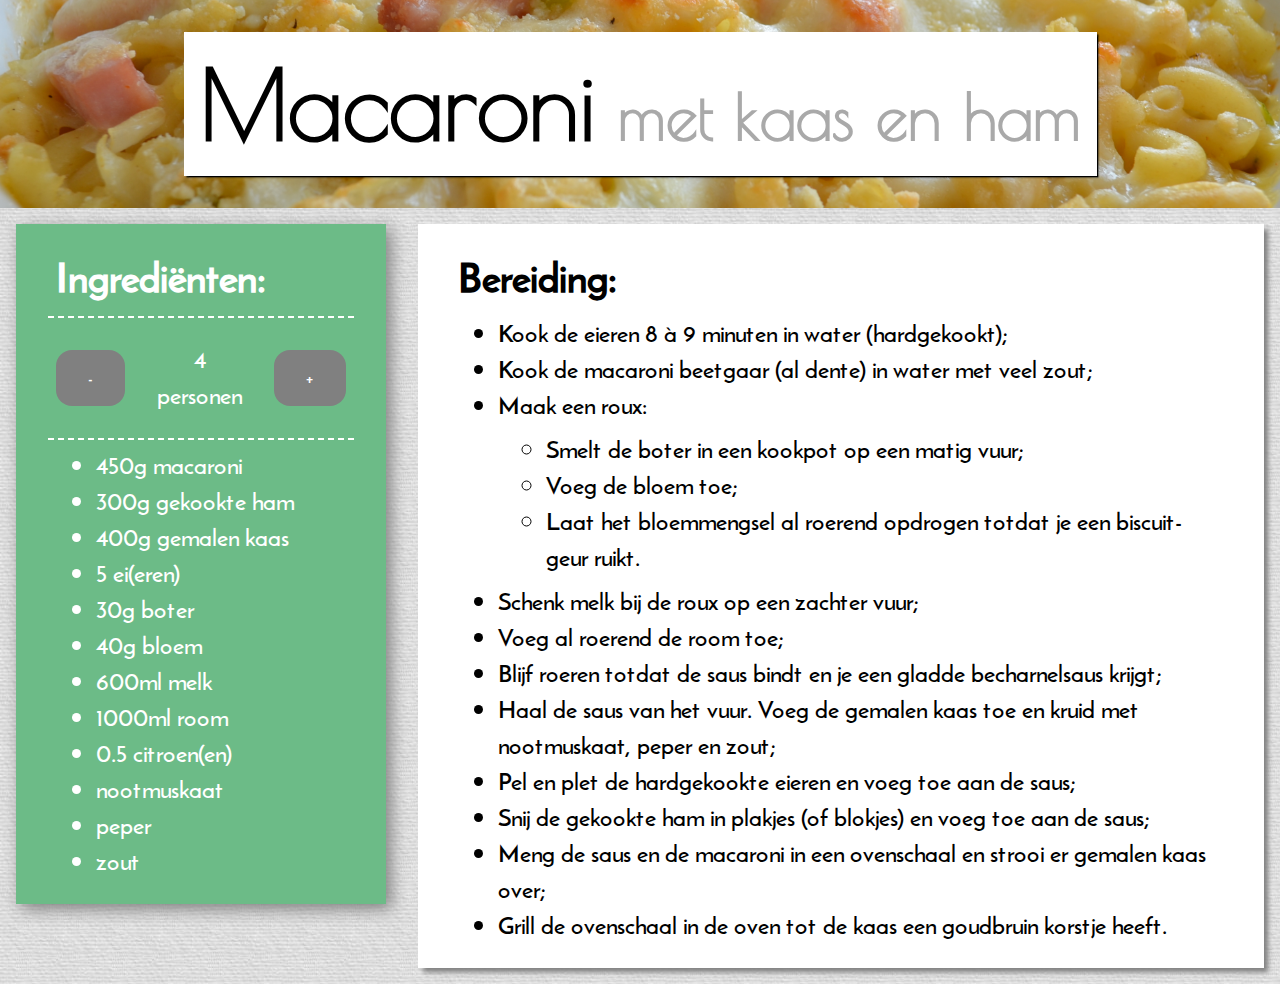
<file: macaroni/index.html>
<html>
    <head>
        <title>Macaroni met kaas en ham</title>
        <meta name="viewport" content="width=device-width, initial-scale=1">
        <link rel="stylesheet" href="../recipe.css" type="text/css">
        <script src="../ingredients.js" defer></script>
    </head>
    <body>
        <section id = "recipe-banner" style = "background-image: url('picture.jpg');">
            <header id = "recipe-header">
                <h1 id = "recipe-title">Macaroni</h1><h2 id = "recipe-subtitle"> met kaas en ham</h2>
            </header>
        </section>
        <article id = "recipe">
            <section id = "ingredients">
                <header>
                    <h3>Ingredi&euml;nten:</h3>
                </header>
                <div id = "people-control">
                    <button class = "people-button" onclick =" Ingredients.decrease();">-</button>
                    <div id = "people">4 personen</div>
                    <button class = "people-button" onclick =" Ingredients.increase();">+</button>
                </div>
                <ul class="ingredients-list">
                    <li><span class="ingredient" people="2" type="weight" amount="225">450g</span> macaroni</li>
                    <li><span class="ingredient" people="2" type="weight" amount="150">300g</span> gekookte ham</li>
                    <li><span class="ingredient" people="2" type="weight" amount="200">400g</span> gemalen kaas</li>
                    <li><span class="ingredient" people="2" type="amount" amount="2.5">5</span> ei(eren)</li>
                    <li><span class="ingredient" people="2" type="weight" amount="15">30g</span> boter</li>
                    <li><span class="ingredient" people="2" type="weight" amount="20">40g</span> bloem</li>
                    <li><span class="ingredient" people="2" type="volume" amount="300">600ml</span> melk</li>
                    <li><span class="ingredient" people="2" type="volume" amount="500">1000ml</span> room</li>
                    <li><span class="ingredient" people="2" type="amount" amount="0.25">0.5</span> citroen(en)</li>
                    <li>nootmuskaat</li>
                    <li>peper</li>
                    <li>zout</li>
                </ul>
            </section>
            <section id = "preperation">
                <header>
                    <h3>Bereiding:</h3>
                </header>
                <ul>
                    <li>Kook de eieren 8 &agrave; 9 minuten in water (hardgekookt);</li>
                    <li>Kook de macaroni beetgaar (al dente) in water met veel zout;</li>
                    <li>
                        Maak een roux:
                        <ul>
                            <li>Smelt de boter in een kookpot op een matig vuur;</li>
                            <li>Voeg de bloem toe;</li>
                            <li>Laat het bloemmengsel al roerend opdrogen totdat je een biscuit-geur ruikt.</li>
                        </ul>
                    </li>
                    <li>Schenk melk bij de roux op een zachter vuur;</li>
                    <li>Voeg al roerend de room toe;</li>
                    <li>Blijf roeren totdat de saus bindt en je een gladde becharnelsaus krijgt;</li>
                    <li>Haal de saus van het vuur. Voeg de gemalen kaas toe en kruid met nootmuskaat, peper en zout;</li>
                    <li>Pel en plet de hardgekookte eieren en voeg toe aan de saus;</li>
                    <li>Snij de gekookte ham in plakjes (of blokjes) en voeg toe aan de saus;</li>
                    <li>Meng de saus en de macaroni in een ovenschaal en strooi er gemalen kaas over;</li>
                    <li>Grill de ovenschaal in de oven tot de kaas een goudbruin korstje heeft.</li>
                </ul>
            </section>
        </article>
    </body>
</html>
</file>
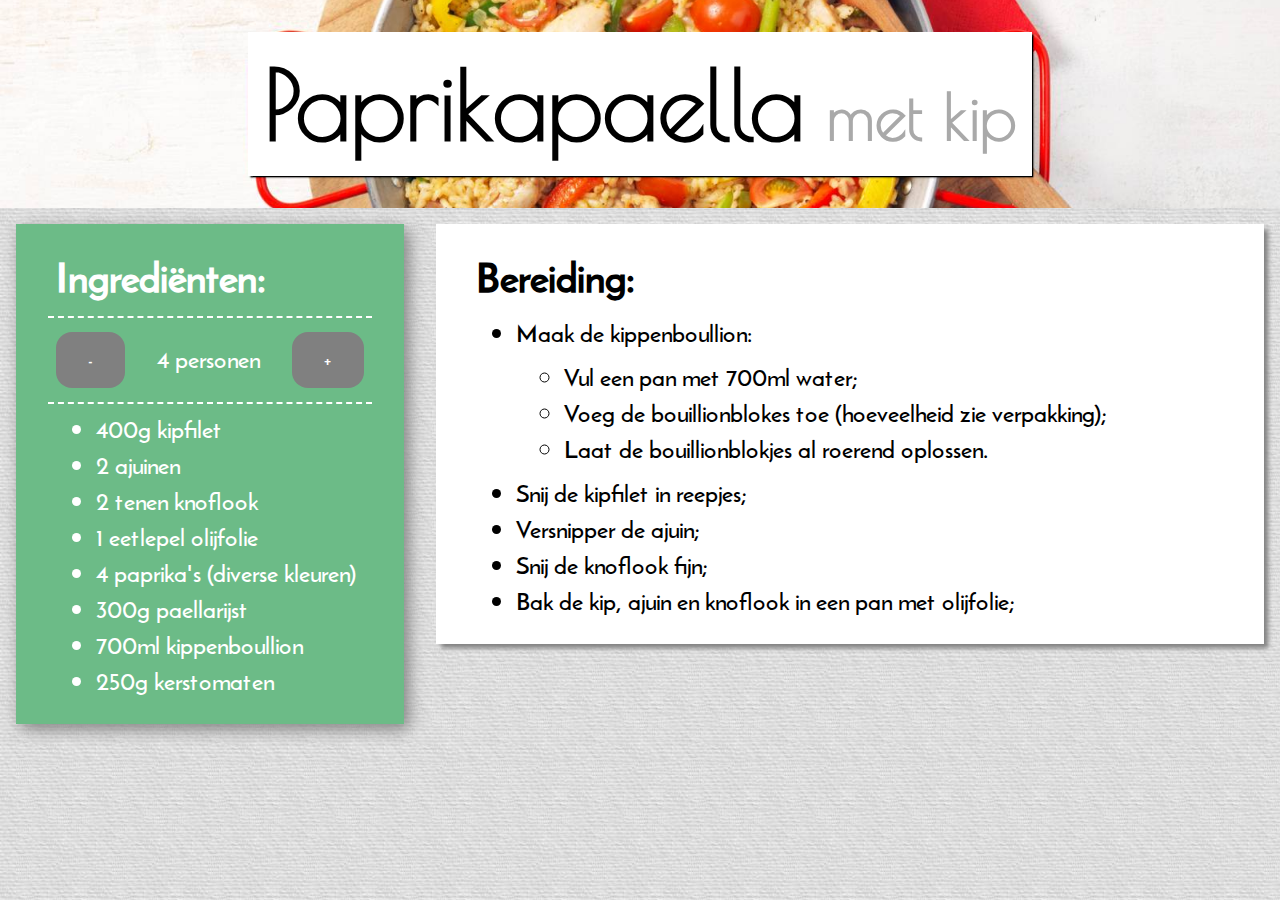
<file: paprikapaella/index.html>
<html>
    <head>
        <title>Paprikapaella met kip</title>
        <meta name="viewport" content="width=device-width, initial-scale=1">
        <link rel="stylesheet" href="../recipe.css" type="text/css">
        <script src="../ingredients.js" defer></script>
    </head>
    <body>
        <section id = "recipe-banner" style = "background-image: url('picture.jpg');">
            <header id = "recipe-header">
                <h1 id = "recipe-title">Paprikapaella</h1><h2 id = "recipe-subtitle"> met kip</h2>
            </header>
        </section>
        <article id = "recipe">
            <section id = "ingredients">
                <header>
                    <h3>Ingredi&euml;nten:</h3>
                </header>
                <div id = "people-control">
                    <button class = "people-button" onclick =" Ingredients.decrease();">-</button>
                    <div id = "people">4 personen</div>
                    <button class = "people-button" onclick =" Ingredients.increase();">+</button>
                </div>
                <ul class = "ingredients-list">
                    <li><span class= "ingredient" type = "weight" amount = "400">400g</span> kipfilet</li>
                    <li><span class= "ingredient" type = "amount" amount = "2">2</span> ajuinen</li>
                    <li><span class= "ingredient" type = "amount" amount = "2">2</span> tenen knoflook</li>
                    <li><span class= "ingredient" type = "amount" amount = "1">1</span> eetlepel olijfolie</li>
                    <li><span class= "ingredient" type = "amount" amount = "4">4</span> paprika's (diverse kleuren)</li>
                    <li><span class= "ingredient" type = "weight" amount = "300">300g</span> paellarijst</li>
                    <li><span class= "ingredient" type = "volume" amount = "700">700ml</span> kippenboullion</li>
                    <li><span class= "ingredient" type = "weight" amount = "250">250</span> kerstomaten</li>
                </ul>
            </section>
            <section id = "preperation">
                <header>
                    <h3>Bereiding:</h3>
                </header>
                <ul>
                    <li>Maak de kippenboullion:
                        <ul>
                            <li>Vul een pan met <span class= "ingredient" type = "volume" amount = "700">700ml</span> water;</li>
                            <li>Voeg de bouillionblokes toe (hoeveelheid zie verpakking);</li>
                            <li>Laat de bouillionblokjes al roerend oplossen.</li>
                        </ul>
                    </li>
                    <li>Snij de kipfilet in reepjes;</li>
                    <li>Versnipper de ajuin;</li>
                    <li>Snij de knoflook fijn;</li>
                    <li>Bak de kip, ajuin en knoflook in een pan met olijfolie;</li>
                </ul>
            </section>
        </article>
    </body>
</html>
</file>
<file: recipe.css>
/*****************************************************************************
 * FONT FACE declarations
 *****************************************************************************/

@font-face {
    font-family: handwritten;
    src: url("fonts/PoiretOne-Regular.ttf") format('truetype');
    font-weight: normal;
    font-style: normal;
}

@font-face {
    font-family: recipe;
    src: url("fonts/ReemKufi-Regular.ttf") format('truetype');
    font-weight: normal;
    font-style: normal;
}

html {
    font-size: 100%;
}

body {
    margin: 0;
    padding: 0;
    
    font-family: recipe;
    font-size: 1.5rem;
    
    display: flex;
    flex-direction: column;
    
    background-image: url("images/wood.jpg");
    background-repeat: repeat;
}

/*****************************************************************************
 * HEADER sizes
 *****************************************************************************/

h1 {
    margin: 1rem 1rem;
    font-size: 6rem;
}

h2 {
    margin: 1rem 1rem;
    font-size: 4rem;
}

h3 {
    margin: 0.5rem 0.5rem;
    font-size: 2.5rem;
    font-weight: bold;
}

@media screen and (max-width: 1024px) {
    h1 {
        font-size: 4.5rem;
    }
    
    h3 {
        font-size: 2rem;
    }
}

@media screen and (max-width: 768px) {
    h1 {
        font-size: 4rem;
    }
    
    h2 {
        font-size: 3rem;
    }
}

@media screen and (max-width: 512px) {
    h1 {
        font-size: 3rem;
    }
    
    h2 {
        font-size: 2rem;
    }
}

@media screen and (max-width: 384px) {
    h1 {
        font-size: 2.5rem;
    }
}

@media screen and (max-width: 256px) {
    h1 {
        font-size: 2rem;
    }
}

ul {
    margin: 0.5rem 0.5rem;
}

/*****************************************************************************
 *
 *****************************************************************************/

#recipe-banner {
    background-size: cover;
    background-position: center;
        
    display: flex;
    justify-content: center;
    align-content: center;
    align-items: center;
    
    flex-grow: 1;
}

@media screen and (max-width: 768px) {
    #recipe-banner {
        min-height: 20rem;
    }
}

#recipe-header {
    color: black;
    font-family: handwritten;
    background-color: white;
    padding: 1rem;
    margin: 2rem;
    box-shadow: 0.1rem 0.1rem 0.1rem black;
}

#recipe-title {
    margin: 0;
    display: inline;
}

#recipe-subtitle {
    display: inline;
    margin: 0;
    color: darkgray;
}
/*****************************************************************************
 *
 *****************************************************************************/

#people-control {
    display: flex;
    flex-direction: row;
    
    align-content: center;
    align-items: center;
    justify-content: center;
    
    padding: 0.5rem;
    border-top: 2px dashed white;
    border-bottom: 2px dashed white;
}

#people {    
    flex-grow: 1;
    text-align: center;
    padding: 1rem 2rem;
}

.people-button {    
    background-color: rgb(128,128,128);
    border-radius: 1rem;
    border: none;
    
    color: white;
    font-family: recipe;
    font-size: 1rem;
    text-align: center;
    
    padding: 1rem 2rem;
    
    cursor: pointer;
}

@media screen and (max-width: 300px) {
    #people-control {
        flex-direction: column;
    }
    
    .people-button {
        flex-grow: 1;
    }
}

/*****************************************************************************
 * RECIPE
 *****************************************************************************/

#recipe {    
    display: flex;
    flex-direction: row;
    justify-content: center;
    align-items: flex-start;
}

@media screen and (max-width: 1024px) {
    #recipe {    
        flex-direction: column;
        align-items: stretch;
    }
}

/*****************************************************************************
 * INGREDIENTS
 *****************************************************************************/

#ingredients {
    color: white;
    
    background-color: #6CBB87;
    
    margin: 1rem;
    padding: 1rem 2rem;
    
    box-shadow: 0.3rem 0.3rem 1rem gray;
}

.ingredients-list {
    list-style-position: outside;
}

@media screen and (max-width: 1024px) {
    #ingredients {
        border-radius: 0;
        margin: 0;
        padding: 1rem;
        box-shadow: none;
    }
    
    .ingredients-list {
        columns: 2;
        list-style-position: inside;
    }
}

@media screen and (max-width: 600px) {
    .ingredients-list {
        columns: 1;
        list-style-position: outside;
    }
}

/*****************************************************************************
 * PREPARATION
 *****************************************************************************/

#preperation {
    flex-grow: 1;
    margin: 1rem;
    padding: 1rem 2rem;
        
    background-color: white;

    box-shadow: 0.3rem 0.3rem 0.3rem gray;
}

@media screen and (max-width: 1024px) {
    #preperation {    
        border-radius: 0;
        margin: 0;
        padding: 1rem;
        box-shadow: none;
    }
}
</file>
